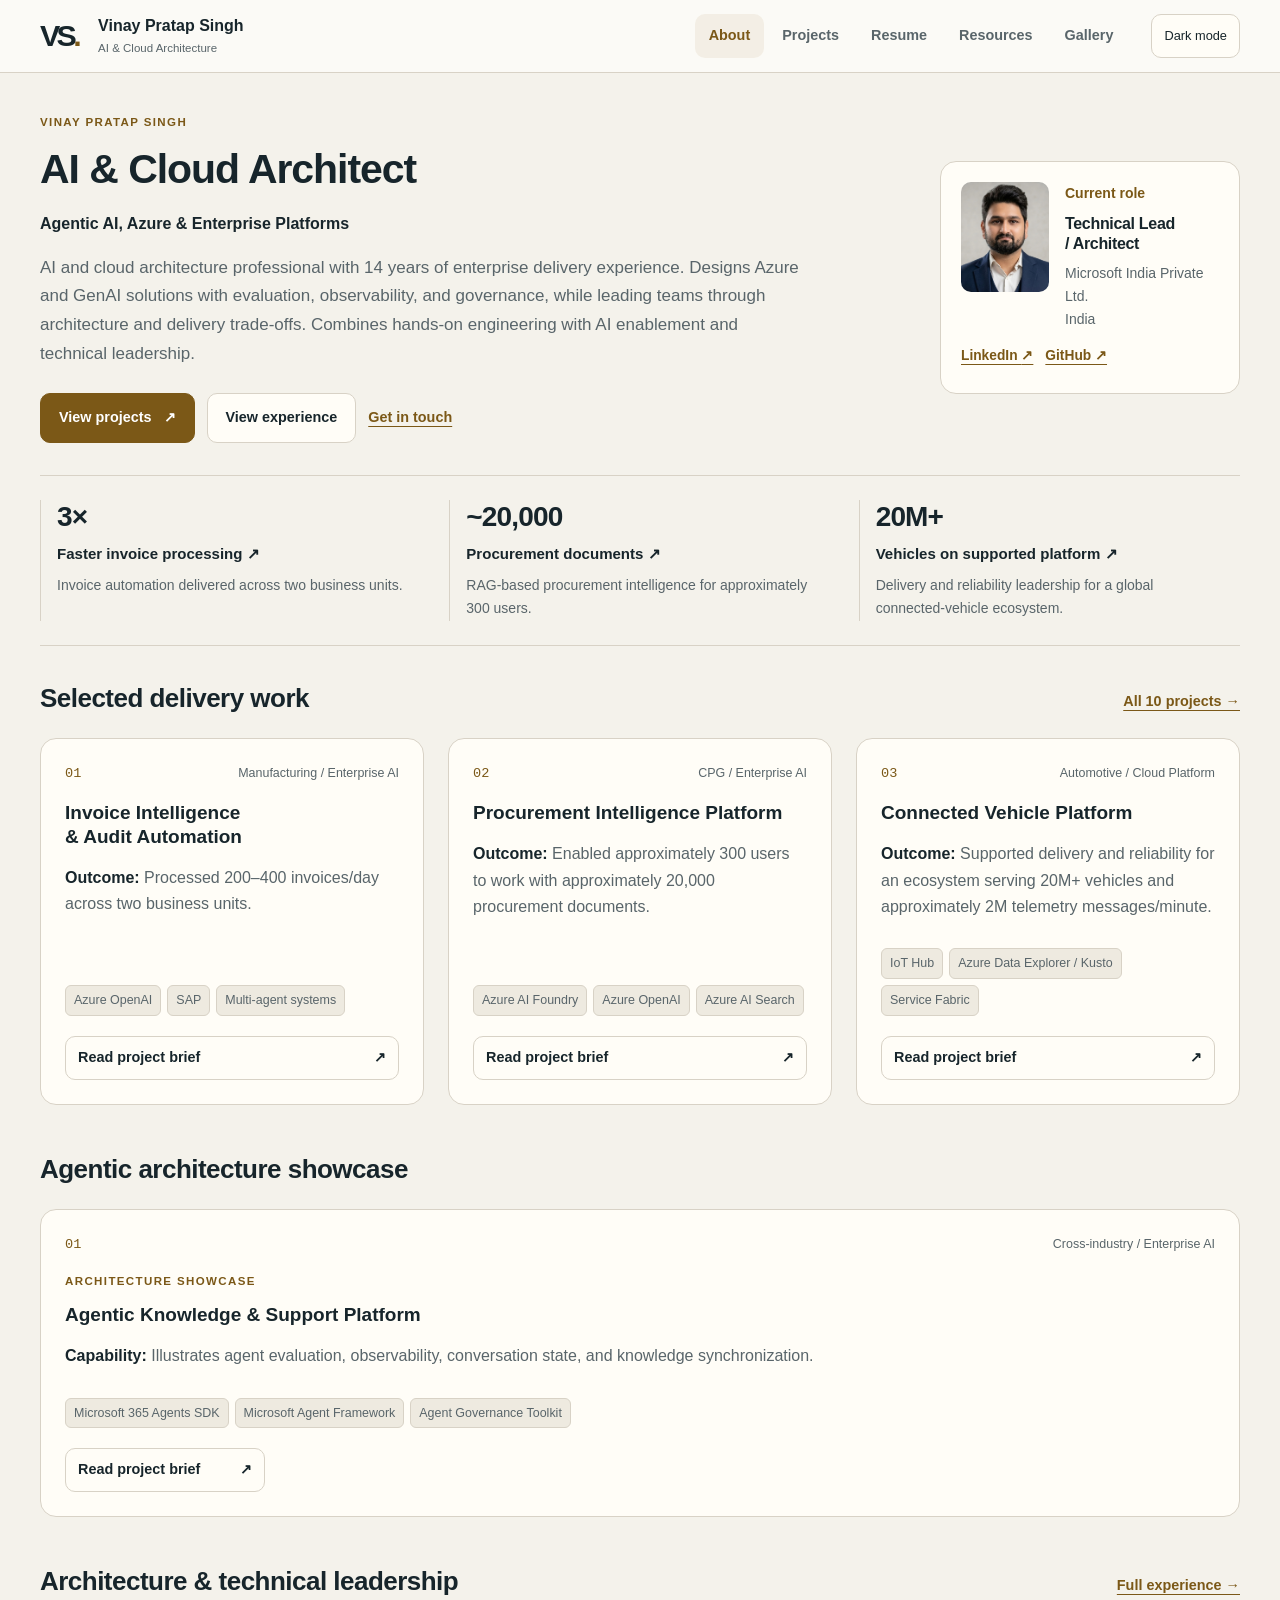
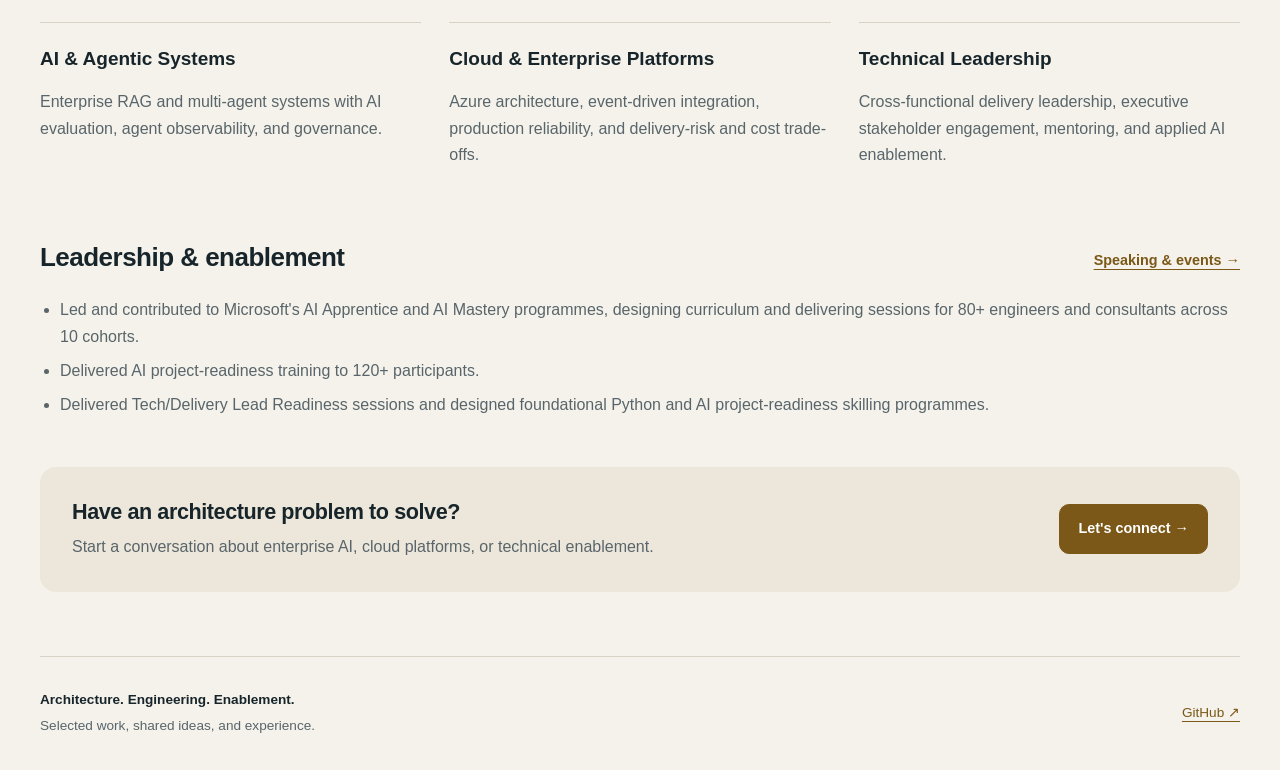
<file: index.html>
<!DOCTYPE html>
<html lang="en">
<head>
  <meta charset="UTF-8">
  <meta name="viewport" content="width=device-width, initial-scale=1">
  <script>
    (() => {
      const param = new URLSearchParams(window.location.search).get("scoutTheme");
      const theme =
        param || (window.matchMedia("(prefers-color-scheme: dark)").matches ? "dark" : "light");
      document.documentElement.setAttribute("data-theme", theme);
    })();
  </script>
  <script src="./assets/js/theme.js?v=20260906-2"></script>
  <!-- PROFILE_META_START -->
  <title>Vinay Pratap Singh | AI &amp; Cloud Architecture</title>
  <meta name="description" content="AI and cloud architecture professional with 14 years of enterprise delivery experience. Designs Azure and GenAI solutions with evaluation, observability, and governance, while leading teams through architecture and delivery trade-offs. Combines hands-on engineering with AI enablement and technical leadership.">
  <meta name="author" content="Vinay Pratap Singh">
  <link rel="canonical" href="https://vinay-p-singh.github.io/portfolio/">
  <meta property="og:type" content="website">
  <meta property="og:title" content="Vinay Pratap Singh | AI &amp; Cloud Architecture">
  <meta property="og:description" content="AI and cloud architecture professional with 14 years of enterprise delivery experience. Designs Azure and GenAI solutions with evaluation, observability, and governance, while leading teams through architecture and delivery trade-offs. Combines hands-on engineering with AI enablement and technical leadership.">
  <meta property="og:url" content="https://vinay-p-singh.github.io/portfolio/">
  <meta property="og:image" content="https://vinay-p-singh.github.io/portfolio/assets/images/profile-pic.jpg">
  <meta name="twitter:card" content="summary">
  <script type="application/ld+json">
{
  "@context": "https://schema.org",
  "@type": "ProfilePage",
  "url": "https://vinay-p-singh.github.io/portfolio/",
  "mainEntity": {
    "@type": "Person",
    "name": "Vinay Pratap Singh",
    "description": "AI and cloud architecture professional with 14 years of enterprise delivery experience. Designs Azure and GenAI solutions with evaluation, observability, and governance, while leading teams through architecture and delivery trade-offs. Combines hands-on engineering with AI enablement and technical leadership.",
    "url": "https://vinay-p-singh.github.io/portfolio/",
    "sameAs": [
      "https://www.linkedin.com/in/vinay-p-singh/",
      "https://github.com/vinay-p-singh",
      "https://www.credly.com/users/vinay-pratap-singh-bhadauria/badges"
    ],
    "knowsAbout": [
      "Enterprise Azure architecture",
      "Cloud-native and serverless platforms",
      "Event-driven and distributed systems",
      "Integration architecture",
      "Well-Architected reviews",
      "Security and governance",
      "Observability",
      "Cost and delivery-risk trade-offs",
      "Agentic AI",
      "RAG",
      "Multi-agent systems",
      "LangGraph",
      "CrewAI",
      "Semantic Kernel",
      "LangChain",
      "Microsoft Agent Framework",
      "Model Context Protocol (MCP)",
      "ReAct",
      "Chunking and embeddings",
      "AI evaluation",
      "Agent observability",
      "Agent Governance Toolkit",
      "Responsible AI",
      "Copilot Studio",
      "Microsoft 365 Agents SDK",
      "Azure OpenAI",
      "Azure AI Foundry",
      "Azure AI Search",
      "Azure ML",
      "Azure Functions",
      "Logic Apps",
      "Azure Data Factory",
      "Service Bus",
      "IoT Hub",
      "Azure Data Explorer / Kusto",
      "Microsoft Graph Data Connect",
      "Microsoft Purview",
      "Entra ID",
      "Service Fabric",
      "Python",
      "FastAPI",
      "Flask",
      "C# / .NET Core",
      "ASP.NET MVC / Web API",
      "REST APIs",
      "Microservices",
      "React.js",
      "Angular",
      "SQL",
      "Docker",
      "Kubernetes",
      "SAP integration",
      "Agile / Scrum",
      "Azure DevOps",
      "CI/CD",
      "DevSecOps",
      "MLOps",
      "Terraform",
      "SLA/SLO ownership",
      "Incident management",
      "Telemetry-driven monitoring",
      "Datadog",
      "PyTorch",
      "HuggingFace Transformers",
      "Model training",
      "Fine-tuning",
      "Evaluation"
    ],
    "hasCredential": [
      {
        "@type": "EducationalOccupationalCredential",
        "name": "Microsoft Certified: Azure Solutions Architect Expert",
        "url": "https://www.credly.com/users/vinay-pratap-singh-bhadauria/badges"
      },
      {
        "@type": "EducationalOccupationalCredential",
        "name": "Microsoft Certified: Agentic AI Business Solutions Architect",
        "url": "https://www.credly.com/users/vinay-pratap-singh-bhadauria/badges"
      },
      {
        "@type": "EducationalOccupationalCredential",
        "name": "Microsoft Certified: Azure AI Apps and Agents Developer Associate",
        "url": "https://www.credly.com/users/vinay-pratap-singh-bhadauria/badges"
      },
      {
        "@type": "EducationalOccupationalCredential",
        "name": "Microsoft Certified: Azure AI Engineer Associate",
        "url": "https://www.credly.com/users/vinay-pratap-singh-bhadauria/badges"
      },
      {
        "@type": "EducationalOccupationalCredential",
        "name": "Microsoft Certified: DevOps Engineer Expert",
        "url": "https://www.credly.com/users/vinay-pratap-singh-bhadauria/badges"
      },
      {
        "@type": "EducationalOccupationalCredential",
        "name": "GitHub Copilot",
        "url": "https://www.credly.com/users/vinay-pratap-singh-bhadauria/badges"
      },
      {
        "@type": "EducationalOccupationalCredential",
        "name": "Microsoft Certified: Azure Developer Associate",
        "url": "https://www.credly.com/users/vinay-pratap-singh-bhadauria/badges"
      },
      {
        "@type": "EducationalOccupationalCredential",
        "name": "Microsoft Certified: Azure Administrator Associate",
        "url": "https://www.credly.com/users/vinay-pratap-singh-bhadauria/badges"
      },
      {
        "@type": "EducationalOccupationalCredential",
        "name": "Microsoft Certified: Security, Compliance, and Identity Fundamentals",
        "url": "https://www.credly.com/users/vinay-pratap-singh-bhadauria/badges"
      },
      {
        "@type": "EducationalOccupationalCredential",
        "name": "Microsoft Certified: Azure Fundamentals",
        "url": "https://www.credly.com/users/vinay-pratap-singh-bhadauria/badges"
      },
      {
        "@type": "EducationalOccupationalCredential",
        "name": "Microsoft Certified: Azure AI Fundamentals",
        "url": "https://www.credly.com/users/vinay-pratap-singh-bhadauria/badges"
      },
      {
        "@type": "EducationalOccupationalCredential",
        "name": "Microsoft Certified: AI Business Professional",
        "url": "https://www.credly.com/users/vinay-pratap-singh-bhadauria/badges"
      },
      {
        "@type": "EducationalOccupationalCredential",
        "name": "Microsoft Certified: AI Transformation Leader",
        "url": "https://www.credly.com/users/vinay-pratap-singh-bhadauria/badges"
      }
    ]
  }
}
  </script>
  <!-- PROFILE_META_END -->
  <link rel="icon" href="./assets/images/favicon.svg?v=20260906-3" type="image/svg+xml">
  <link rel="stylesheet" href="./assets/css/style.css?v=20260906-6">
  <script defer src="./assets/js/script.js?v=20260906-5"></script>
</head>
<body>
  <a class="skip-link" href="#main-content">Skip to content</a>
  <header class="site-header">
    <div class="header-inner">
      <a class="identity" href="#about" aria-label="Vinay Pratap Singh, home">
        <span class="monogram" aria-hidden="true">VS<span>.</span></span>
        <span>Vinay Pratap Singh<small>AI &amp; Cloud Architecture</small></span>
      </a>
      <nav aria-label="Main navigation">
        <a href="#about" data-nav-link="about" aria-current="page">About</a>
        <a href="#projects" data-nav-link="projects">Projects</a>
        <a href="#resume" data-nav-link="resume">Resume</a>
        <a href="#resources" data-nav-link="resources">Resources</a>
        <a href="#gallery" data-nav-link="gallery">Gallery</a>
      </nav>
      <button class="theme-toggle" id="themeToggle" type="button" aria-label="Switch color theme">Theme</button>
    </div>
  </header>
  <main id="main-content" class="page-shell" tabindex="-1">
    <div id="page-status" class="loading-state" role="status">Loading portfolio...</div>
    <article data-page="about" aria-label="About" hidden></article>
    <article data-page="projects" aria-label="Projects" hidden></article>
    <article data-page="resume" aria-label="Resume" hidden></article>
    <article data-page="resources" aria-label="Resources" hidden></article>
    <article data-page="gallery" aria-label="Gallery" hidden></article>
    <noscript>
      <style>.loading-state { display: none; }</style>
      <!-- PROFILE_FALLBACK_START -->
      <h1>Vinay Pratap Singh</h1>
      <p>AI &amp; Cloud Architect | Agentic AI, Azure &amp; Enterprise Platforms</p>
      <p>AI and cloud architecture professional with 14 years of enterprise delivery experience. Designs Azure and GenAI solutions with evaluation, observability, and governance, while leading teams through architecture and delivery trade-offs. Combines hands-on engineering with AI enablement and technical leadership.</p>
      <h2>Selected work</h2>
      <h3>Invoice Intelligence &amp; Audit Automation</h3>
      <p>Multi-agent invoice and audit processing with SAP integration across two business units.</p>
      <h3>Procurement Intelligence Platform</h3>
      <p>RAG-based procurement intelligence for approximately 300 users across approximately 20,000 documents.</p>
      <h3>Connected Vehicle Platform</h3>
      <p>Continuous delivery, production stability, and support for a global ecosystem serving 20M+ vehicles and approximately 2M telemetry messages/minute.</p>
      <h2>Architecture showcase</h2>
      <h3>Agentic Knowledge &amp; Support Platform</h3>
      <p>A reusable support assistant pattern using Microsoft 365 Agents SDK, grounded retrieval, tool-driven workflows, and an Agent Governance Toolkit.</p>
      <h2>Experience</h2>
      <h3>Technical Lead / Architect - Microsoft India Private Ltd.</h3>
      <p>Dec 2021 – Present. Architecture and delivery across enterprise and government engagements in automotive, manufacturing, insurance, CPG, payroll, energy, and the public sector.</p>
      <h3>Technical Lead - SD Global Services</h3>
      <p>Jul 2020 – Dec 2021. Contributed to the architecture and development of an AI-assisted hiring platform within a 20-member engineering team.</p>
      <h3>Senior Analyst - Intersoft Data Labs</h3>
      <p>Jun 2012 – Jul 2020. Progressed from developer to senior analyst over eight years, delivering enterprise web and integration solutions across manufacturing, retail, and services.</p>
      <p><a href="https://www.linkedin.com/in/vinay-p-singh/">Connect on LinkedIn</a></p>
  <!-- PROFILE_FALLBACK_END -->
    </noscript>
  </main>
  <footer class="site-footer">
    <div><strong>Architecture. Engineering. Enablement.</strong><p>Selected work, shared ideas, and experience.</p></div>
    <a href="https://github.com/vinay-p-singh" target="_blank" rel="noopener noreferrer">GitHub <span aria-hidden="true">&nearr;</span></a>
  </footer>
  <dialog id="projectModal" aria-labelledby="projectModalTitle">
    <div class="dialog-toolbar"><span class="eyebrow">Project brief</span><button class="button button-small" type="button" data-close-dialog>Close <span aria-hidden="true">&times;</span></button></div>
    <div id="projectModalContent"></div>
  </dialog>
</body>
</html>
</file>
<file: assets/css/style.css>
:root {
  color-scheme: light;
  --cp-bg: #f4f2eb;
  --cp-bg-elevated: #fbfaf6;
  --cp-surface: #fffdf7;
  --cp-surface-soft: #eeeae0;
  --cp-border: #d8d2c6;
  --cp-border-strong: #817866;
  --cp-text: #17252b;
  --cp-text-muted: #526067;
  --cp-text-soft: #59656a;
  --cp-accent: #7b5817;
  --cp-accent-hover: #60420d;
  --cp-accent-soft: rgba(149, 108, 27, 0.08);
  --cp-accent-fg: #ffffff;
  --cp-success: #16a34a;
  --cp-danger: #dc2626;
  --cp-warning: #f59e0b;
  --cp-link: #7b5817;
  --cp-shadow: 0 18px 48px rgba(23, 37, 43, 0.14);
  --cp-overlay: rgba(23, 37, 43, 0.5);
  --cp-panel: rgba(255, 253, 247, 0.86);
  --cp-panel-strong: rgba(255, 253, 247, 0.96);
  --cp-sheen: rgba(255, 255, 255, 0.55);
  --cp-highlight: rgba(149, 108, 27, 0.14);
}
html[data-theme="dark"] {
  color-scheme: dark;
  --cp-bg: #101b20;
  --cp-bg-elevated: #14232a;
  --cp-surface: #1b2d35;
  --cp-surface-soft: #233943;
  --cp-border: #3b535e;
  --cp-border-strong: #78909a;
  --cp-text: #f2efe6;
  --cp-text-muted: #b2c2ca;
  --cp-text-soft: #bcc8ce;
  --cp-accent: #e0b66b;
  --cp-accent-hover: #edc982;
  --cp-accent-soft: rgba(224, 182, 107, 0.12);
  --cp-accent-fg: #142027;
  --cp-success: #4ade80;
  --cp-danger: #f87171;
  --cp-warning: #fbbf24;
  --cp-link: #e0b66b;
  --cp-shadow: 0 18px 48px rgba(0, 0, 0, 0.4);
  --cp-overlay: rgba(6, 13, 18, 0.8);
  --cp-panel: rgba(27, 45, 53, 0.86);
  --cp-panel-strong: rgba(27, 45, 53, 0.96);
  --cp-sheen: rgba(255, 255, 255, 0.04);
  --cp-highlight: rgba(224, 182, 107, 0.16);
}
* { box-sizing: border-box; }
[hidden] { display: none !important; }
html { scroll-padding-top: 120px; }
body { margin: 0; background: var(--cp-bg); color: var(--cp-text); font: 16px/1.65 "Segoe UI", Aptos, Calibri, -apple-system, BlinkMacSystemFont, sans-serif; }
a { color: var(--cp-accent); text-underline-offset: 4px; }
button, input { font: inherit; }
button, a { -webkit-tap-highlight-color: var(--cp-highlight); }
button { cursor: pointer; }
:focus-visible { outline: 3px solid var(--cp-accent); outline-offset: 4px; }
h1, h2, h3, p { margin-top: 0; }
h1, h2, h3 { line-height: 1.25; text-wrap: balance; }
h1 { font-size: clamp(1.875rem, 3.2vw, 2.625rem); letter-spacing: -.025em; margin-bottom: 16px; font-weight: 650; }
h2 { font-size: clamp(1.375rem, 2.2vw, 1.625rem); letter-spacing: -.02em; font-weight: 650; }
h3 { font-size: 1.1875rem; font-weight: 650; }
p { margin-bottom: 16px; }
img { max-width: 100%; display: block; }
ul { padding-left: 20px; }
li + li { margin-top: 8px; }
.skip-link { position: fixed; top: -100px; left: 20px; z-index: 20; background: var(--cp-surface); padding: 12px 20px; }
.skip-link:focus { top: 12px; }
.site-header { position: sticky; top: 0; z-index: 10; background: var(--cp-bg-elevated); border-bottom: 1px solid var(--cp-border); }
.header-inner { max-width: 1328px; margin: auto; min-height: 72px; padding: 12px 40px; display: flex; align-items: center; gap: 24px; }
.identity { display: flex; align-items: center; gap: 12px; color: var(--cp-text); text-decoration: none; font-weight: 650; line-height: 1.3; flex-shrink: 0; }
.identity small { display: block; color: var(--cp-text-soft); font-size: .72rem; font-weight: 400; margin-top: 4px; }
.monogram { font-size: 1.9rem; letter-spacing: -.12em; margin-right: 8px; }
.monogram span { color: var(--cp-accent); }
nav { display: flex; gap: 4px; margin-left: auto; }
nav a { text-decoration: none; color: var(--cp-text-soft); padding: 10px 14px; border-radius: 10px; font-size: .9rem; font-weight: 600; }
nav a:hover, nav a[aria-current] { background: var(--cp-accent-soft); color: var(--cp-accent); }
.theme-toggle { background: var(--cp-surface); color: var(--cp-text); border: 1px solid var(--cp-border); border-radius: 10px; min-height: 44px; padding: 8px 12px; font-size: .8rem; white-space: nowrap; }
.page-shell { max-width: 1280px; margin: auto; padding: 40px 40px 64px; min-height: 65vh; }
.page-shell:focus { outline: none; }
.eyebrow { text-transform: uppercase; font-size: .72rem; letter-spacing: .12em; font-weight: 700; color: var(--cp-accent); margin-bottom: 12px; }
.lead { font-size: 1.0625rem; color: var(--cp-text-soft); max-width: 760px; line-height: 1.7; }
.hero { display: grid; grid-template-columns: minmax(0, 1fr) 300px; gap: 40px; align-items: center; padding-bottom: 32px; }
.hero-focus { font-weight: 600; margin-bottom: 16px; }
.hero-profile { display: grid; grid-template-columns: 88px minmax(0, 1fr); column-gap: 16px; row-gap: 8px; padding: 20px; background: var(--cp-surface); border: 1px solid var(--cp-border); border-radius: 16px; }
.hero-profile img { width: 88px; height: 110px; border-radius: 10px; object-fit: cover; object-position: center 35%; grid-row: span 3; }
.hero-profile h2 { font-size: 1rem; margin: 0; }
.hero-profile p { font-size: .875rem; color: var(--cp-text-soft); margin: 0; }
.hero-profile .profile-label { color: var(--cp-accent); font-weight: 600; }
.hero-profile .profile-links { grid-column: 1 / -1; }
.profile-links { display: flex; flex-wrap: wrap; gap: 12px; font-size: .86rem; font-weight: 600; }
.profile-links a { padding-block: 6px; }
.actions { display: flex; flex-wrap: wrap; align-items: center; gap: 12px; margin-top: 24px; }
.button { display: inline-flex; justify-content: center; align-items: center; gap: 12px; min-height: 48px; padding: 12px 18px; border: 1px solid var(--cp-border); border-radius: 10px; background: var(--cp-surface); color: var(--cp-text); font-size: .9rem; font-weight: 650; text-decoration: none; transition: border-color .15s, background .15s; }
.button:hover { border-color: var(--cp-accent); color: var(--cp-accent); }
.button-primary { background: var(--cp-accent); color: var(--cp-accent-fg); border-color: var(--cp-accent); }
.button-primary:hover { background: var(--cp-accent-hover); color: var(--cp-accent-fg); }
.button-small { min-height: 44px; padding: 8px 12px; }
.file-type { font-family: Consolas, "Courier New", Courier, monospace; font-size: .7rem; opacity: .85; }
.metrics { display: grid; grid-template-columns: repeat(3, 1fr); border-block: 1px solid var(--cp-border); margin: 0 0 36px; padding: 24px 0; gap: 28px; }
.metric { display: flex; flex-direction: column; align-items: flex-start; background: none; border: 0; padding: 0 16px; border-left: 1px solid var(--cp-border); text-align: left; color: var(--cp-text); }
.metric:hover { background: var(--cp-accent-soft); }
.metric strong { font-size: 1.75rem; line-height: 1.2; letter-spacing: -.03em; }
.metric > span { display: block; font-size: .94rem; margin-top: 8px; font-weight: 600; }
.metric small { display: block; color: var(--cp-text-soft); font-size: .875rem; margin-top: 8px; }
.section { margin-top: 48px; }
.section-heading { display: flex; align-items: end; justify-content: space-between; gap: 24px; margin-bottom: 24px; }
.section-heading h2 { margin: 0; }
.section-heading .eyebrow { margin-bottom: 12px; }
.text-link { font-size: .9rem; font-weight: 600; }
.project-grid, .resource-grid { display: grid; grid-template-columns: repeat(3, minmax(0, 1fr)); gap: 24px; }
.project-card { background: var(--cp-surface); border: 1px solid var(--cp-border); border-radius: 16px; padding: 24px; display: flex; flex-direction: column; transition: border-color .15s; min-width: 0; }
.project-card:hover { border-color: var(--cp-accent); }
.card-topline { display: flex; align-items: start; justify-content: space-between; gap: 12px; color: var(--cp-text-soft); font-size: .78rem; margin-bottom: 16px; }
.card-number { font-family: Consolas, "Courier New", Courier, monospace; font-size: .85rem; color: var(--cp-accent); }
.project-card h3 { margin-bottom: 16px; font-size: 1.1875rem; }
.project-card p { color: var(--cp-text-soft); font-size: 1rem; }
.project-evidence strong { color: var(--cp-text); font-weight: 600; }
.project-card .tags { margin-top: auto; padding-top: 12px; }
.project-card button { margin-top: 20px; justify-content: space-between; width: 100%; }
.project-grid.showcase-grid { grid-template-columns: minmax(0, 1fr); }
.showcase-grid .project-card p { max-width: 820px; }
.showcase-grid .button { width: fit-content; min-width: 200px; }
.project-card .eyebrow { color: var(--cp-accent); font-size: .72rem; }
.tags { display: flex; gap: 6px; flex-wrap: wrap; }
.tag { display: inline-block; background: var(--cp-surface-soft); color: var(--cp-text-soft); border: 1px solid var(--cp-border); border-radius: 6px; font-size: .78rem; padding: 4px 8px; }
.expertise-grid { display: grid; grid-template-columns: repeat(3, minmax(0, 1fr)); gap: 28px; }
.expertise-card { border-top: 1px solid var(--cp-border); padding: 24px 0; }
.expertise-card p { color: var(--cp-text-soft); font-size: 1rem; margin-bottom: 0; }
.contact-band { padding: 32px; border-radius: 16px; background: var(--cp-accent-soft); display: flex; align-items: center; justify-content: space-between; gap: 24px; }
.contact-band h2 { font-size: 1.35rem; margin-bottom: 8px; }
.contact-band p { color: var(--cp-text-soft); margin: 0; }
.contact-band .actions { margin-top: 0; flex-shrink: 0; }
.page-heading { margin-bottom: 32px; max-width: 900px; }
.filters { display: flex; flex-wrap: wrap; gap: 8px; margin-bottom: 20px; }
.filters button { min-height: 44px; padding: 10px 18px; background: var(--cp-surface); color: var(--cp-text-soft); border: 1px solid var(--cp-border); border-radius: 10px; font-size: .85rem; font-weight: 600; }
.filters button[aria-pressed="true"] { background: var(--cp-accent); color: var(--cp-accent-fg); border-color: var(--cp-accent); }
.result-count { color: var(--cp-text-soft); font-size: .8rem; }
.resume-layout { display: grid; grid-template-columns: minmax(0, 1fr) 320px; gap: 32px; align-items: start; }
.resume-layout .section:first-child { margin-top: 0; }
.timeline-item { position: relative; padding: 0 0 32px 24px; border-left: 1px solid var(--cp-border); }
.timeline-item::before { content: ""; position: absolute; left: -4px; top: 6px; width: 7px; height: 7px; border-radius: 50%; background: var(--cp-accent); }
.timeline-item h3 { margin-bottom: 8px; }
.timeline-item .period { font-size: .78rem; color: var(--cp-accent); font-weight: 650; }
.timeline-item p, .timeline-item li { color: var(--cp-text-soft); font-size: 1rem; }
.timeline-item .company { color: var(--cp-text); font-weight: 600; }
.resume-aside { padding: 24px; background: var(--cp-surface); border: 1px solid var(--cp-border); border-radius: 16px; }
.resume-aside h2 { font-size: 1.35rem; }
.resume-aside h3 { font-size: .9rem; margin: 24px 0 12px; }
.resume-aside p, .resume-aside li { font-size: .9rem; color: var(--cp-text-soft); }
.credential-list { list-style: none; padding: 0; }
.credential-list li { border-bottom: 1px solid var(--cp-border); padding: 12px 0; margin: 0; }
.credential-list a { display: block; font-weight: 600; text-decoration: none; }
.credential-list small { display: block; color: var(--cp-text-soft); }
.plain-list { color: var(--cp-text-soft); }
.resource-grid { grid-template-columns: repeat(2, minmax(0, 1fr)); }
.resource-card { padding: 24px; border: 1px solid var(--cp-border); border-radius: 16px; background: var(--cp-surface); }
.resource-card p { color: var(--cp-text-soft); font-size: 1rem; }
.resource-card .eyebrow { font-size: .7rem; color: var(--cp-accent); }
.resource-card a { display: inline-block; padding-block: 8px; }
.gallery-grid { display: grid; grid-template-columns: repeat(3, minmax(0, 1fr)); gap: 24px; }
.gallery-card { margin: 0; border: 1px solid var(--cp-border); border-radius: 16px; overflow: hidden; background: var(--cp-surface); }
.gallery-card > a { display: block; }
.gallery-card img { width: 100%; aspect-ratio: 4 / 3; object-fit: cover; }
.gallery-card figcaption { padding: 16px 20px; }
.gallery-card h2 { font-size: 1rem; margin-bottom: 8px; }
.gallery-card p, .gallery-card a { font-size: .875rem; }
.gallery-card p { color: var(--cp-text-soft); margin-bottom: 4px; }
.gallery-card figcaption a { display: inline-block; padding: 6px 0; }
dialog { width: min(720px, calc(100% - 32px)); max-height: 88dvh; overflow-y: auto; border: 1px solid var(--cp-border); border-radius: 16px; padding: 32px; background: var(--cp-surface); color: var(--cp-text); box-shadow: var(--cp-shadow); }
dialog::backdrop { background: var(--cp-overlay); }
body:has(dialog[open]) { overflow: hidden; }
.dialog-toolbar { display: flex; align-items: center; justify-content: space-between; gap: 16px; margin-bottom: 24px; }
.dialog-toolbar .eyebrow { margin: 0; }
dialog h2 { margin: 16px 0; font-size: 1.5rem; }
dialog h3 { font-size: 1rem; margin: 20px 0 8px; }
dialog p, dialog li { color: var(--cp-text-soft); }
.dialog-meta { display: flex; flex-wrap: wrap; gap: 8px; }
.site-footer { max-width: 1200px; margin: auto; padding: 32px 0; border-top: 1px solid var(--cp-border); display: flex; justify-content: space-between; gap: 24px; font-size: .85rem; }
.site-footer p { color: var(--cp-text-soft); margin: 4px 0 0; }
.site-footer a { align-self: center; }
.loading-state, .error-state { padding: 32px; border: 1px solid var(--cp-border); border-radius: 16px; background: var(--cp-surface); }
.error-state { border-color: var(--cp-danger); }
@media (max-width: 1100px) {
  .header-inner { gap: 12px; padding-inline: 24px; }
  .identity > span:last-child { display: none; }
  nav { margin-right: auto; }
  .hero { gap: 24px; grid-template-columns: minmax(0, 1fr) 260px; }
  .project-grid { grid-template-columns: repeat(2, minmax(0, 1fr)); }
  .resume-layout { grid-template-columns: minmax(0, 1fr) 280px; gap: 32px; }
  .site-footer { margin-inline: 40px; }
}
@media (max-width: 720px) {
  .header-inner { flex-wrap: wrap; padding: 12px 20px; gap: 8px; }
  .identity > span:last-child { display: block; font-size: .85rem; }
  .theme-toggle { margin-left: auto; }
  nav { order: 3; flex-basis: 100%; justify-content: space-between; gap: 0; }
  nav a { padding: 10px 8px; font-size: .78rem; }
  .page-shell { padding: 32px 20px 48px; }
  .hero { grid-template-columns: 1fr; gap: 24px; padding-bottom: 28px; }
  .hero-profile { grid-template-columns: 64px minmax(0, 1fr); row-gap: 8px; }
  .hero-profile img { width: 64px; height: 80px; }
  .hero-profile .profile-links { grid-column: 2; }
  .profile-links { gap: 12px; font-size: .8rem; }
  .metrics { gap: 20px; grid-template-columns: 1fr; padding: 20px 0; margin-bottom: 32px; }
  .metric { display: grid; grid-template-columns: 92px minmax(0, 1fr); column-gap: 12px; }
  .metric strong { font-size: 1.35rem; align-self: center; }
  .metric > span { margin-top: 0; }
  .metric small { grid-column: 1 / -1; }
  .section { margin-top: 36px; }
  .section-heading { align-items: start; flex-wrap: wrap; gap: 8px; }
  .project-grid, .expertise-grid, .resource-grid, .resume-layout { grid-template-columns: 1fr; }
  .project-card, .resource-card { padding: 24px; }
  .gallery-grid { grid-template-columns: repeat(2, minmax(0, 1fr)); gap: 16px; }
  .gallery-card figcaption { padding: 12px; }
  .gallery-card h2 { font-size: .9rem; }
  .contact-band { padding: 24px; flex-direction: column; align-items: start; }
  .site-footer { margin-inline: 20px; flex-direction: column; }
  .site-footer a { align-self: start; }
  dialog { padding: 24px; }
}
@media (max-width: 380px) {
  nav a { padding-inline: 5px; font-size: .74rem; }
  .identity small { display: none; }
  .gallery-grid { grid-template-columns: 1fr; }
}
@media (prefers-reduced-motion: reduce) {
  *, *::before, *::after { scroll-behavior: auto !important; transition: none !important; animation: none !important; }
}
@media print {
  .site-header, .site-footer, .actions, .filters, .skip-link, dialog { display: none !important; }
  body { background: var(--cp-surface); }
  .page-shell { padding: 0; }
  .resume-layout { display: block; }
  .resume-aside { margin-top: 24px; }
  .timeline-item, .project-card { break-inside: avoid; }
}
</file>
